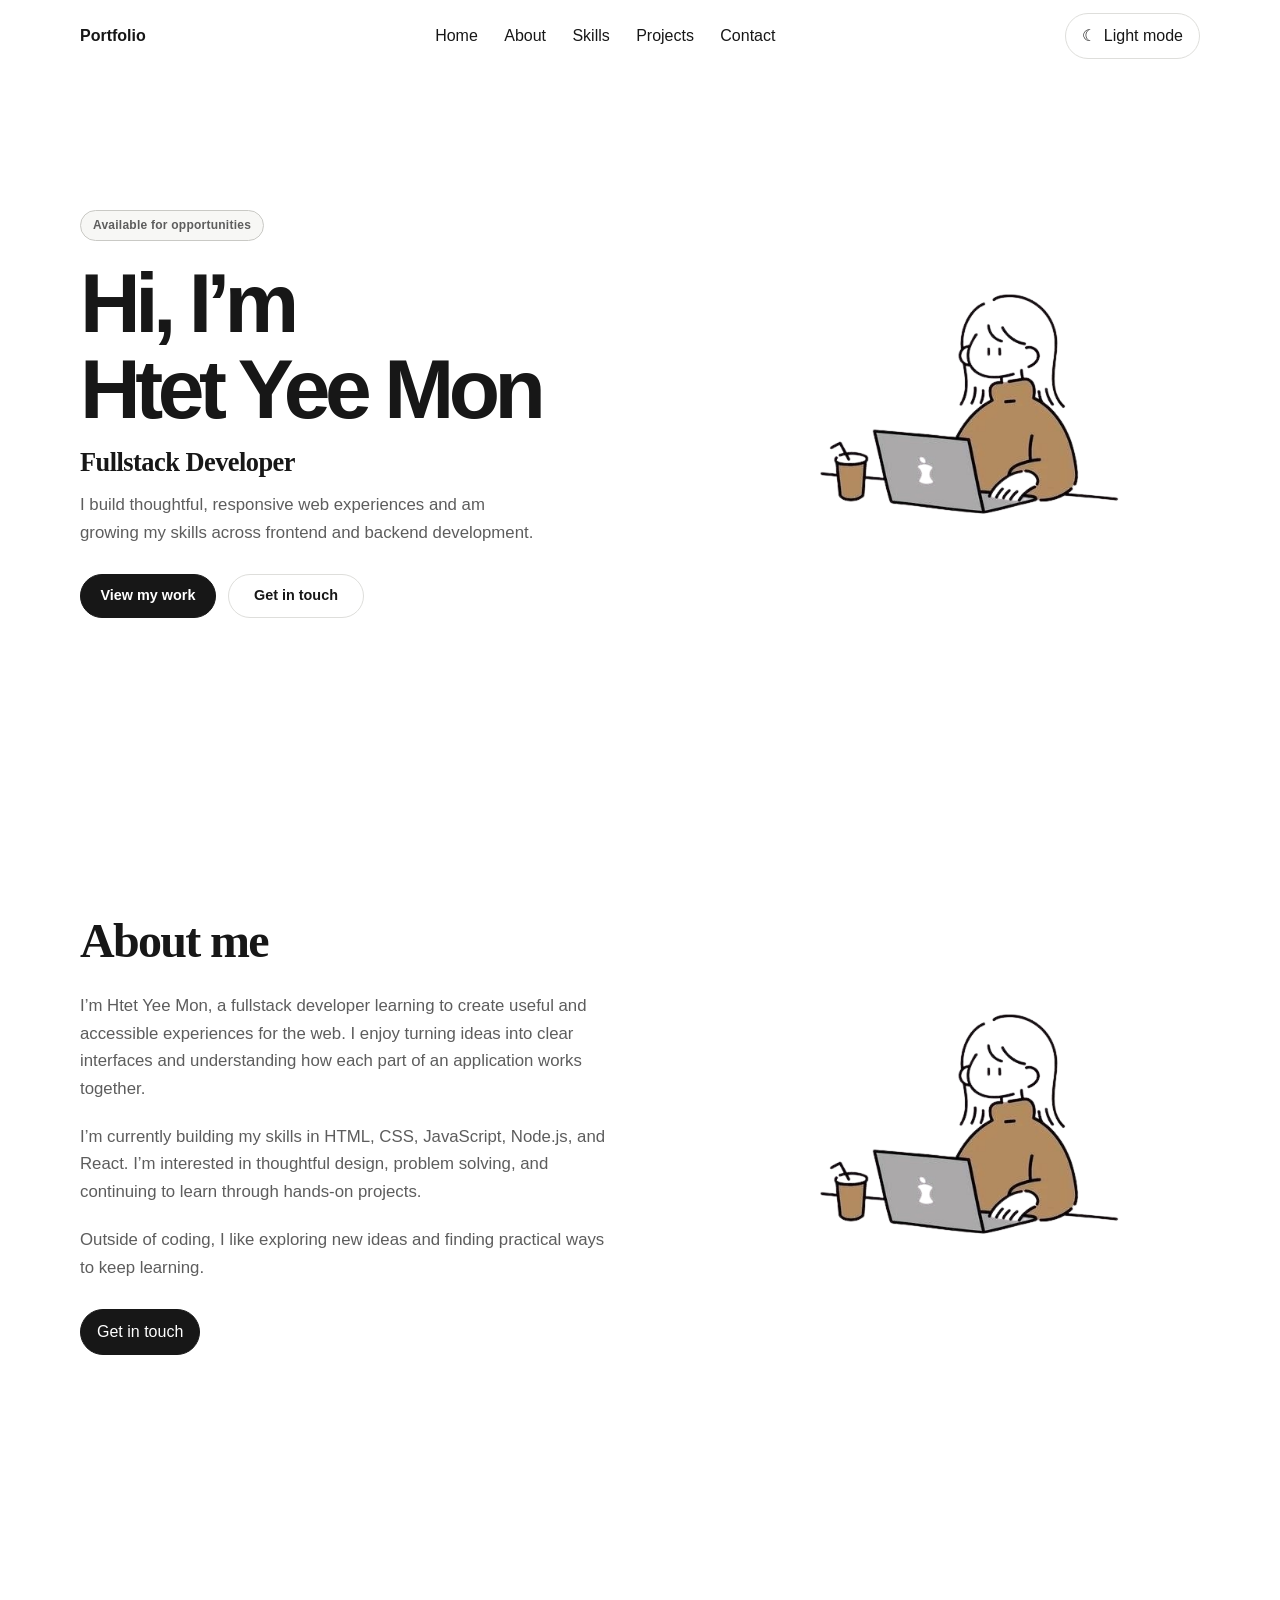
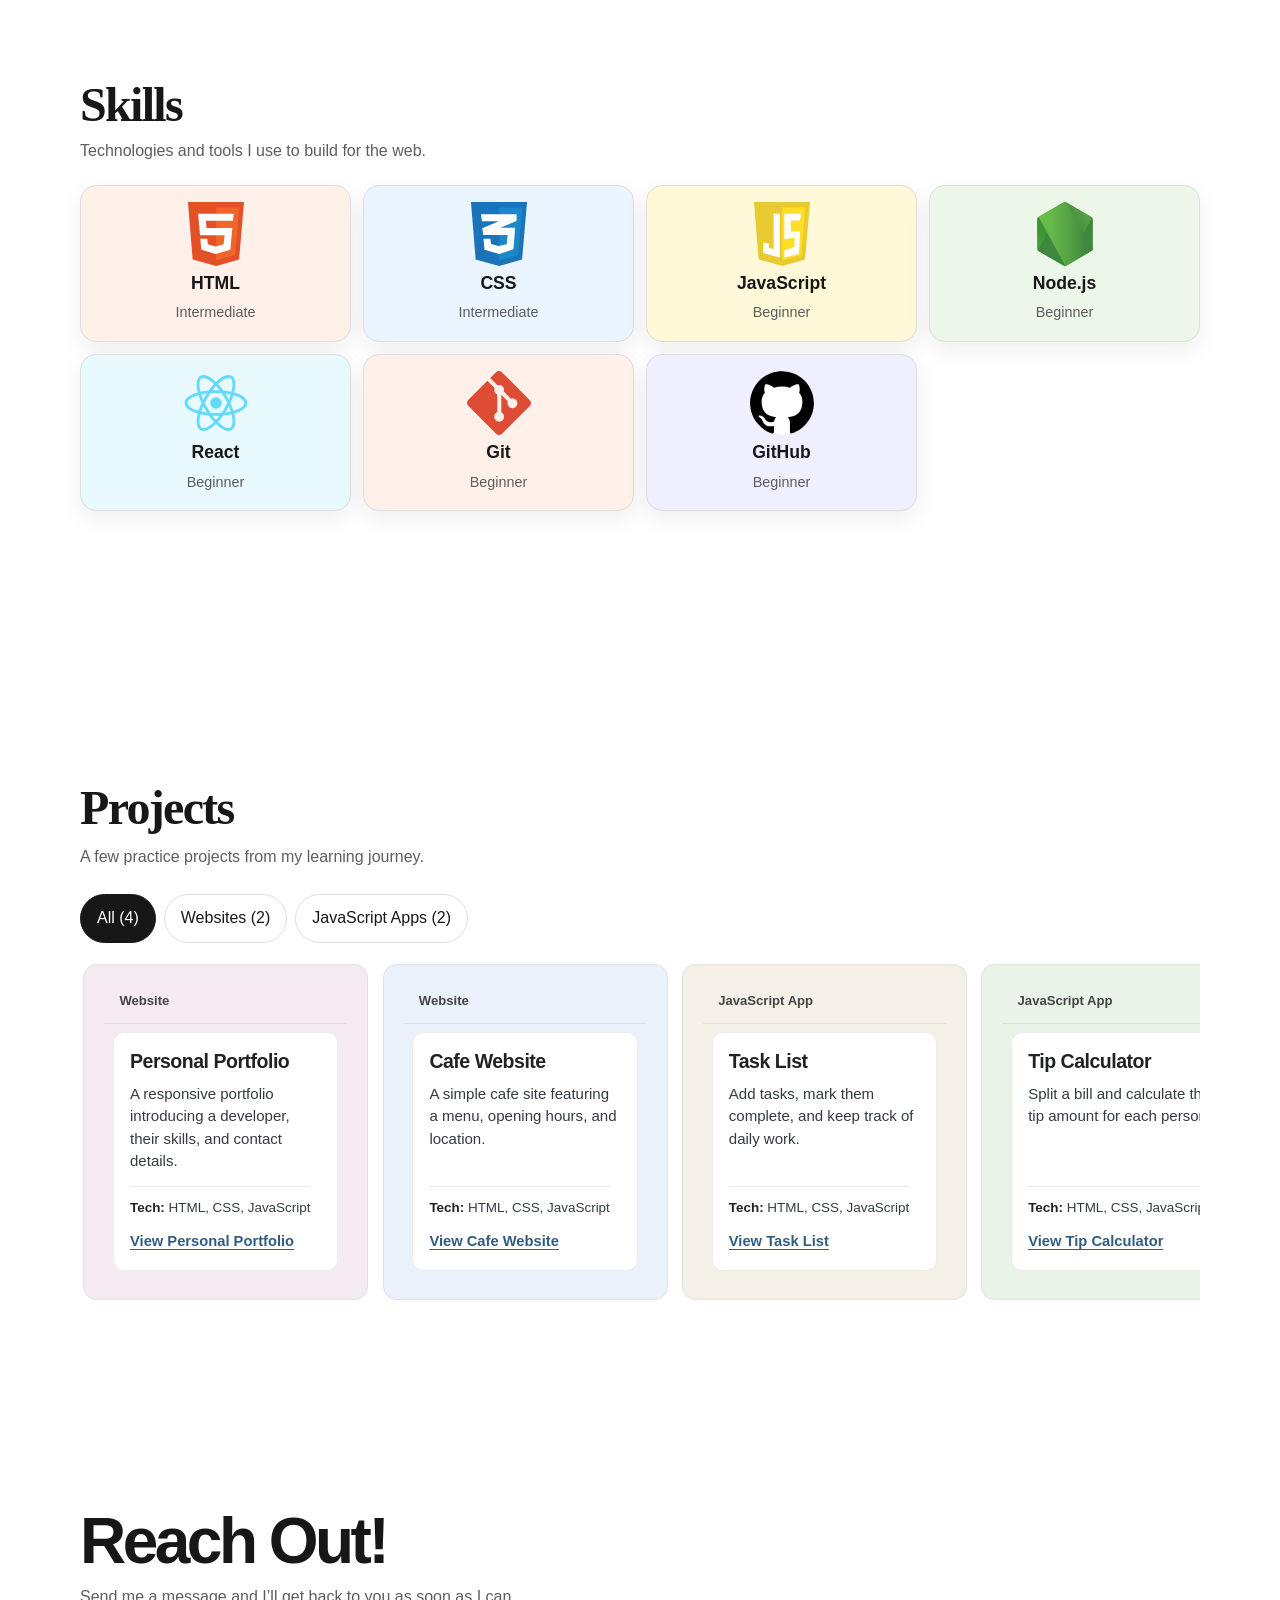
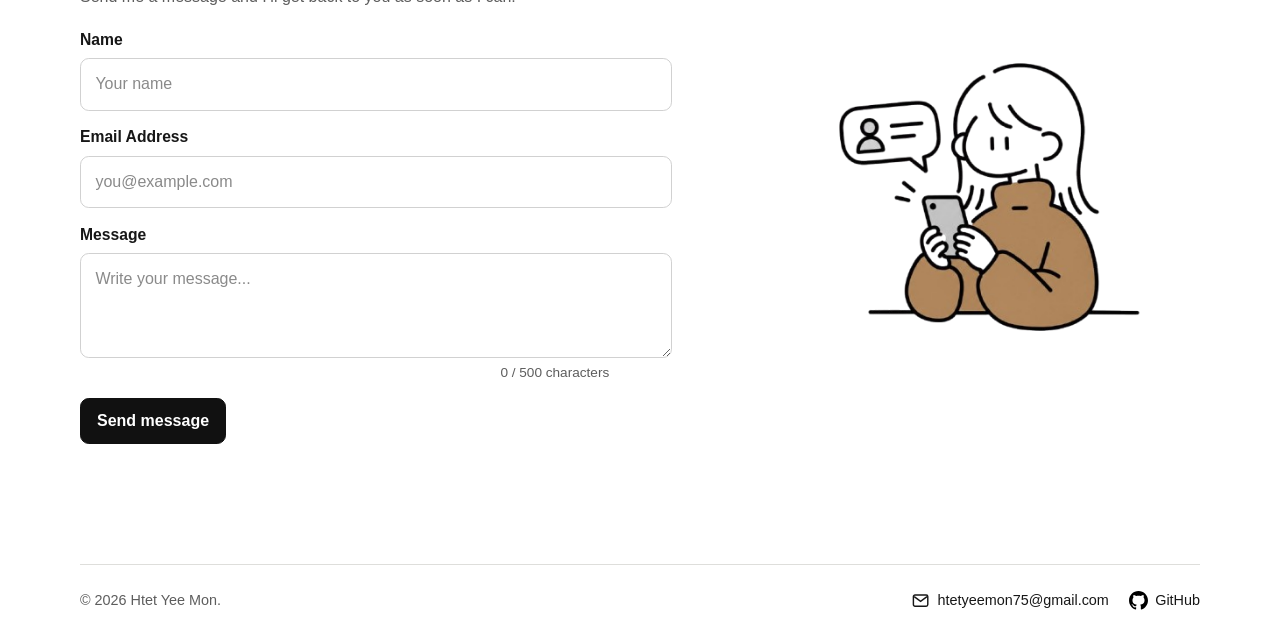
<file: html/index.html>
<!doctype html>
<html lang="en">
  <head>
    <meta charset="utf-8">
    <meta name="viewport" content="width=device-width, initial-scale=1">
    <meta name="description" content="The portfolio of Htet Yee Mon, a fullstack developer.">
    <meta name="theme-color" content="#ffffff">
    <title>Portfolio | Htet Yee Mon</title>
    <link rel="stylesheet" href="../css/base.css">
    <link rel="stylesheet" href="../css/home.css">
    <link rel="stylesheet" href="../css/about.css">
    <link rel="stylesheet" href="../css/skills.css">
    <link rel="stylesheet" href="../css/projects.css">
    <link rel="stylesheet" href="../css/contact.css">
    <script src="../js/main.js" defer></script>
  </head>
  <body>
    <a class="skip-link" href="#main">Skip to content</a>
    <header class="site-header">
      <a class="site-brand" href="#home" aria-label="Portfolio home">Portfolio</a>
      <button class="menu-toggle" type="button" aria-label="Open navigation menu" aria-expanded="false" aria-controls="primary-navigation"><span aria-hidden="true">☰</span></button>
      <nav id="primary-navigation" class="primary-navigation" aria-label="Main navigation">
        <ul>
          <li><a href="#home" aria-current="location">Home</a></li>
          <li><a href="#about">About</a></li>
          <li><a href="#skills">Skills</a></li>
          <li><a href="#projects">Projects</a></li>
          <li><a href="#contact">Contact</a></li>
        </ul>
      </nav>
      <button class="theme-toggle" type="button" aria-label="Switch to dark theme" aria-pressed="false"><span aria-hidden="true">◐</span><span class="theme-toggle-label">Theme</span></button>
    </header>

    <main id="main">
      <section id="home" class="hero section" aria-labelledby="hero-title">
        <div class="hero-content">
          <p class="availability">Available for opportunities</p>
          <h1 id="hero-title">Hi, I’m <span class="hero-name">Htet Yee Mon</span></h1>
          <p class="hero-role">Fullstack Developer</p>
          <p class="hero-intro">I build thoughtful, responsive web experiences and am growing my skills across frontend and backend development.</p>
          <div class="hero-actions"><a class="button button-primary" href="#projects">View my work</a><a class="button button-secondary" href="#contact">Get in touch</a></div>
        </div>
        <figure class="hero-visual"><img src="../assets/images/lightmode-avatar.png" alt="Illustration of Htet Yee Mon working at a computer" width="320" height="320"></figure>
      </section>

      <section id="about" class="about section about-page" aria-labelledby="about-title">
        <div class="about-copy">
          <h2 id="about-title">About me</h2>
          <div class="about-content">
            <p>I’m Htet Yee Mon, a fullstack developer learning to create useful and accessible experiences for the web. I enjoy turning ideas into clear interfaces and understanding how each part of an application works together.</p>
            <p>I’m currently building my skills in HTML, CSS, JavaScript, Node.js, and React. I’m interested in thoughtful design, problem solving, and continuing to learn through hands-on projects.</p>
            <p>Outside of coding, I like exploring new ideas and finding practical ways to keep learning.</p>
            <a class="button button-primary" href="#contact">Get in touch</a>
          </div>
        </div>
        <figure class="about-visual"><img src="../assets/images/lightmode-avatar.png" alt="Illustration of Htet Yee Mon working at a computer" width="320" height="320"></figure>
      </section>

      <section id="skills" class="skills section skills-page" aria-labelledby="skills-title">
        <div class="section-heading">
          <h2 id="skills-title">Skills</h2>
          <p>Technologies and tools I use to build for the web.</p>
        </div>
        <ul class="skills-list" aria-label="Technologies and tools">
          <li class="skill-card"><img src="../assets/images/html.svg" alt="" width="80" height="80"><span class="skill-name">HTML</span><span class="skill-level">Intermediate</span></li>
          <li class="skill-card"><img src="../assets/images/css.svg" alt="" width="80" height="80"><span class="skill-name">CSS</span><span class="skill-level">Intermediate</span></li>
          <li class="skill-card"><img src="../assets/images/js.svg" alt="" width="80" height="80"><span class="skill-name">JavaScript</span><span class="skill-level">Beginner</span></li>
          <li class="skill-card"><img src="../assets/images/nodejs.svg" alt="" width="80" height="80"><span class="skill-name">Node.js</span><span class="skill-level">Beginner</span></li>
          <li class="skill-card"><img src="../assets/images/react.svg" alt="" width="80" height="80"><span class="skill-name">React</span><span class="skill-level">Beginner</span></li>
          <li class="skill-card"><img src="../assets/images/git.svg" alt="" width="80" height="80"><span class="skill-name">Git</span><span class="skill-level">Beginner</span></li>
          <li class="skill-card"><img src="../assets/images/github.svg" alt="" width="80" height="80"><span class="skill-name">GitHub</span><span class="skill-level">Beginner</span></li>
        </ul>
      </section>

      <section id="projects" class="projects section projects-page" aria-labelledby="projects-title">
        <div class="section-heading">
          <h2 id="projects-title">Projects</h2>
          <p>A few practice projects from my learning journey.</p>
        </div>
        <div class="project-filters" role="group" aria-label="Filter projects by category">
          <button type="button" class="filter-button" data-filter="all" data-label="All" aria-pressed="true">All</button>
          <button type="button" class="filter-button" data-filter="websites" data-label="Websites" aria-pressed="false">Websites</button>
          <button type="button" class="filter-button" data-filter="javascript-apps" data-label="JavaScript Apps" aria-pressed="false">JavaScript Apps</button>
        </div>
        <p id="project-filter-status" class="visually-hidden" aria-live="polite" aria-atomic="true"></p>
        <div class="project-carousel">
          <div id="project-list" class="project-grid" role="region" aria-roledescription="carousel" aria-label="Projects" tabindex="0">
          </div>
        </div>
      </section>

      <section id="contact" class="contact section contact-page" aria-labelledby="contact-title">
        <div class="contact-layout">
          <div class="contact-content">
            <div class="section-heading">
              <h2 id="contact-title">Reach Out!</h2>
              <p>Send me a message and I’ll get back to you as soon as I can.</p>
            </div>
            <form id="contact-form" novalidate>
              <div class="form-field"><label for="contact-name">Name</label><input id="contact-name" name="name" type="text" autocomplete="name" placeholder="Your name" required minlength="2" aria-describedby="name-error"><p class="field-error" id="name-error"></p></div>
              <div class="form-field"><label for="contact-email">Email Address</label><input id="contact-email" name="email" type="email" autocomplete="email" placeholder="you@example.com" required aria-describedby="email-error"><p class="field-error" id="email-error"></p></div>
              <div class="form-field"><label for="contact-message">Message</label><textarea id="contact-message" name="message" rows="3" placeholder="Write your message..." required minlength="20" maxlength="500" aria-describedby="message-error message-count"></textarea><p class="field-hint" id="message-count" aria-live="polite" aria-atomic="true">0 / 500 characters</p><p class="field-error" id="message-error"></p></div>
              <button class="button button-primary" type="submit">Send message</button>
              <p id="form-status" class="form-status" role="status" aria-live="polite"></p>
            </form>
          </div>
          <figure class="contact-art"><img src="../assets/images/lightmode-contact.png" alt="Illustration of a person holding a phone" width="480" height="480"></figure>
        </div>
      </section>
    </main>

    <a class="back-to-top" href="#home" aria-label="Back to top" hidden><svg aria-hidden="true" viewBox="0 0 24 24" width="24" height="24" fill="none" stroke="currentColor" stroke-width="2" stroke-linecap="round" stroke-linejoin="round"><path d="M12 19V5M6 11l6-6 6 6"/></svg></a>
    <dialog id="message-confirmation" class="message-dialog" aria-labelledby="message-dialog-title" aria-describedby="message-dialog-text"><h2 id="message-dialog-title">Message not sent</h2><p id="message-dialog-text">Demo only. Your message has not been sent.</p><form method="dialog"><button class="button button-primary" type="submit">Close</button></form></dialog>
    <footer class="site-footer"><p>© <span id="current-year">2026</span> Htet Yee Mon.</p><div class="footer-contact-links"><a href="mailto:htetyeemon75@gmail.com"><svg aria-hidden="true" viewBox="0 0 24 24" width="20" height="20" fill="none" stroke="currentColor" stroke-width="1.8"><rect x="3" y="5" width="18" height="14" rx="2"/><path d="m4 7 8 6 8-6"/></svg>htetyeemon75@gmail.com</a><a href="https://github.com/htetymon" target="_blank" rel="noopener noreferrer"><img src="../assets/images/github.svg" alt="" width="20" height="20">GitHub</a></div></footer>
  </body>
</html>
</file>
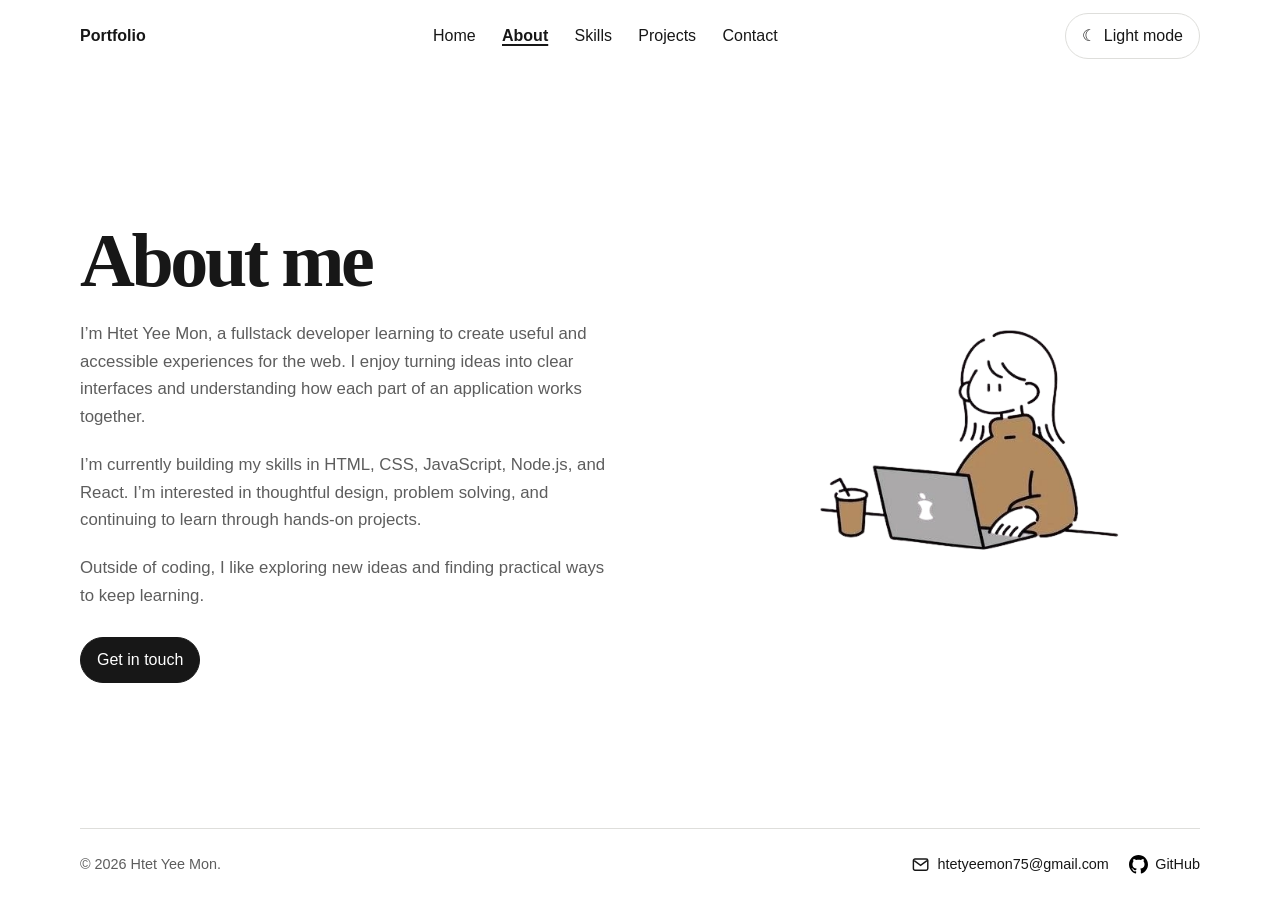
<file: html/about.html>
<!doctype html>
<html lang="en">
  <head><meta charset="utf-8"><meta name="viewport" content="width=device-width, initial-scale=1"><meta name="description" content="Learn about Htet Yee Mon, a fullstack developer."><title>About | Htet Yee Mon</title><link rel="stylesheet" href="../css/base.css"><link rel="stylesheet" href="../css/about.css"><script src="../js/main.js" defer></script></head>
  <body>
    <a class="skip-link" href="#main">Skip to content</a>
    <header class="site-header"><a class="site-brand" href="index.html#home" aria-label="Portfolio home">Portfolio</a><button class="menu-toggle" type="button" aria-label="Open navigation menu" aria-expanded="false" aria-controls="primary-navigation"><span aria-hidden="true">☰</span></button><nav id="primary-navigation" class="primary-navigation" aria-label="Main navigation"><ul><li><a href="index.html#home">Home</a></li><li><a href="index.html#about" aria-current="page">About</a></li><li><a href="index.html#skills">Skills</a></li><li><a href="index.html#projects">Projects</a></li><li><a href="index.html#contact">Contact</a></li></ul></nav><button class="theme-toggle" type="button" aria-label="Switch to dark theme" aria-pressed="false"><span aria-hidden="true">◐</span><span class="theme-toggle-label">Theme</span></button></header>
    <main id="main"><section class="about section about-page" aria-labelledby="about-title"><div class="about-copy"><h1 id="about-title">About me</h1><div class="about-content"><p>I’m Htet Yee Mon, a fullstack developer learning to create useful and accessible experiences for the web. I enjoy turning ideas into clear interfaces and understanding how each part of an application works together.</p><p>I’m currently building my skills in HTML, CSS, JavaScript, Node.js, and React. I’m interested in thoughtful design, problem solving, and continuing to learn through hands-on projects.</p><p>Outside of coding, I like exploring new ideas and finding practical ways to keep learning.</p><a class="button button-primary" href="index.html#contact">Get in touch</a></div></div><figure class="about-visual"><img src="../assets/images/lightmode-avatar.png" alt="Illustration of Htet Yee Mon working at a computer" width="320" height="320"></figure></section></main>
    <footer class="site-footer"><p>© <span id="current-year">2026</span> Htet Yee Mon.</p><div class="footer-contact-links"><a href="mailto:htetyeemon75@gmail.com"><svg aria-hidden="true" viewBox="0 0 24 24" width="20" height="20" fill="none" stroke="currentColor" stroke-width="1.8"><rect x="3" y="5" width="18" height="14" rx="2"/><path d="m4 7 8 6 8-6"/></svg>htetyeemon75@gmail.com</a><a href="https://github.com/htetymon" target="_blank" rel="noopener noreferrer"><img src="../assets/images/github.svg" alt="" width="20" height="20">GitHub</a></div></footer>
    <a class="back-to-top" href="#main" aria-label="Back to top" hidden><svg aria-hidden="true" viewBox="0 0 24 24" width="24" height="24" fill="none" stroke="currentColor" stroke-width="2" stroke-linecap="round" stroke-linejoin="round"><path d="M12 19V5M6 11l6-6 6 6"/></svg></a>
  </body>
</html>
</file>
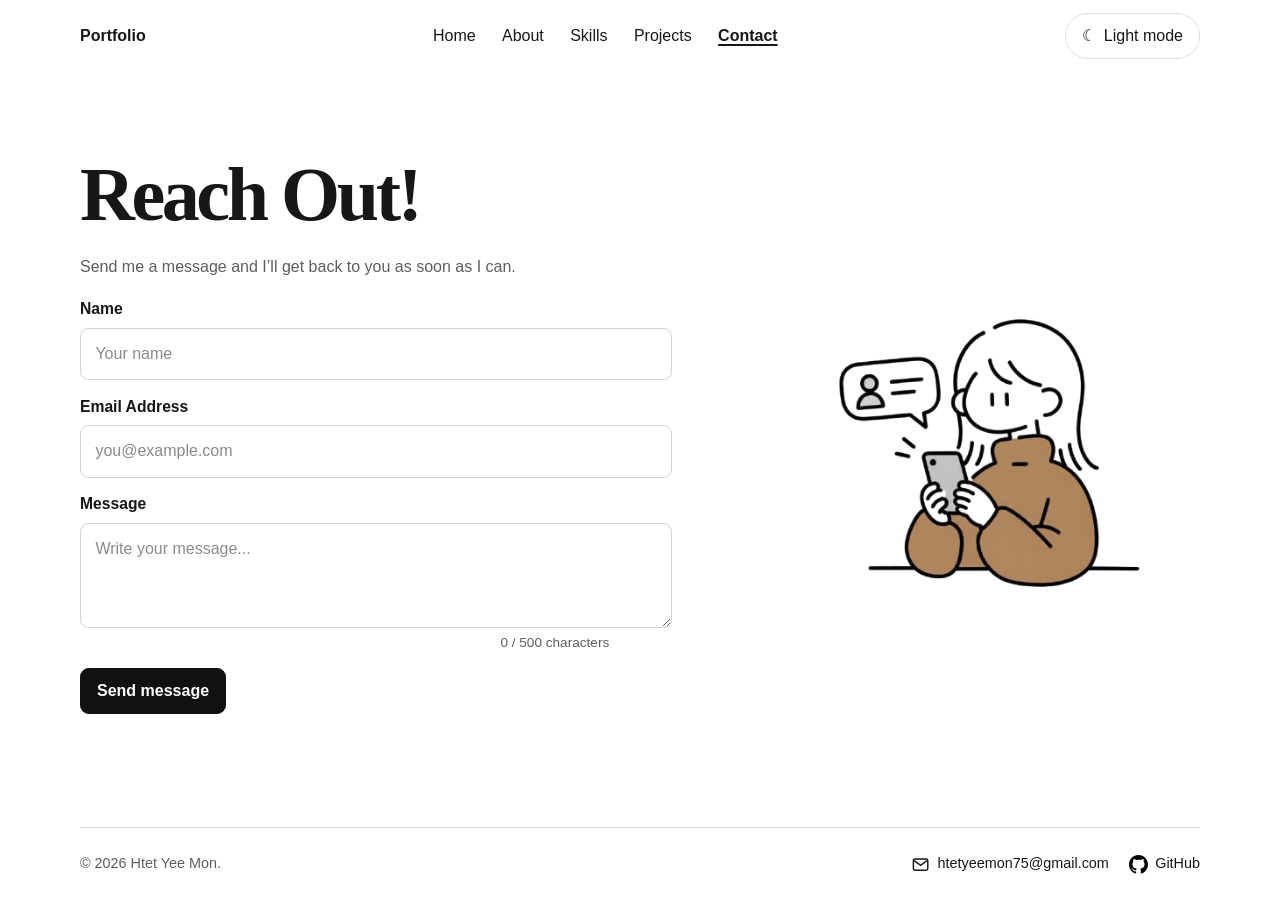
<file: html/contact.html>
<!doctype html>
<html lang="en">
  <head><meta charset="utf-8"><meta name="viewport" content="width=device-width, initial-scale=1"><meta name="description" content="Contact Htet Yee Mon."><title>Contact | Htet Yee Mon</title><link rel="stylesheet" href="../css/base.css"><link rel="stylesheet" href="../css/contact.css"><script src="../js/main.js" defer></script></head>
  <body>
    <a class="skip-link" href="#main">Skip to content</a>
    <header class="site-header"><a class="site-brand" href="index.html#home" aria-label="Portfolio home">Portfolio</a><button class="menu-toggle" type="button" aria-label="Open navigation menu" aria-expanded="false" aria-controls="primary-navigation"><span aria-hidden="true">☰</span></button><nav id="primary-navigation" class="primary-navigation" aria-label="Main navigation"><ul><li><a href="index.html#home">Home</a></li><li><a href="index.html#about">About</a></li><li><a href="index.html#skills">Skills</a></li><li><a href="index.html#projects">Projects</a></li><li><a href="index.html#contact" aria-current="page">Contact</a></li></ul></nav><button class="theme-toggle" type="button" aria-label="Switch to dark theme" aria-pressed="false"><span aria-hidden="true">◐</span><span class="theme-toggle-label">Theme</span></button></header>
    <main id="main"><section class="contact section contact-page" aria-labelledby="contact-title"><div class="contact-layout"><div class="contact-content"><div class="section-heading"><h1 id="contact-title">Reach Out!</h1><p>Send me a message and I’ll get back to you as soon as I can.</p></div><form id="contact-form" novalidate><div class="form-field"><label for="contact-name">Name</label><input id="contact-name" name="name" type="text" autocomplete="name" placeholder="Your name" required minlength="2" aria-describedby="name-error"><p class="field-error" id="name-error"></p></div><div class="form-field"><label for="contact-email">Email Address</label><input id="contact-email" name="email" type="email" autocomplete="email" placeholder="you@example.com" required aria-describedby="email-error"><p class="field-error" id="email-error"></p></div><div class="form-field"><label for="contact-message">Message</label><textarea id="contact-message" name="message" rows="3" placeholder="Write your message..." required minlength="20" maxlength="500" aria-describedby="message-error message-count"></textarea><p class="field-hint" id="message-count" aria-live="polite" aria-atomic="true">0 / 500 characters</p><p class="field-error" id="message-error"></p></div><button class="button button-primary" type="submit">Send message</button><p id="form-status" class="form-status" role="status" aria-live="polite"></p></form></div><figure class="contact-art"><img src="../assets/images/lightmode-contact.png" alt="Illustration of a person holding a phone" width="480" height="480"></figure></div></section></main>
    <dialog id="message-confirmation" class="message-dialog" aria-labelledby="message-dialog-title" aria-describedby="message-dialog-text"><h2 id="message-dialog-title">Message not sent</h2><p id="message-dialog-text">Demo only. Your message has not been sent.</p><form method="dialog"><button class="button button-primary" type="submit">Close</button></form></dialog>
    <footer class="site-footer"><p>© <span id="current-year">2026</span> Htet Yee Mon.</p><div class="footer-contact-links"><a href="mailto:htetyeemon75@gmail.com"><svg aria-hidden="true" viewBox="0 0 24 24" width="20" height="20" fill="none" stroke="currentColor" stroke-width="1.8"><rect x="3" y="5" width="18" height="14" rx="2"/><path d="m4 7 8 6 8-6"/></svg>htetyeemon75@gmail.com</a><a href="https://github.com/htetymon" target="_blank" rel="noopener noreferrer"><img src="../assets/images/github.svg" alt="" width="20" height="20">GitHub</a></div></footer>
    <a class="back-to-top" href="#main" aria-label="Back to top" hidden><svg aria-hidden="true" viewBox="0 0 24 24" width="24" height="24" fill="none" stroke="currentColor" stroke-width="2" stroke-linecap="round" stroke-linejoin="round"><path d="M12 19V5M6 11l6-6 6 6"/></svg></a>
  </body>
</html>
</file>
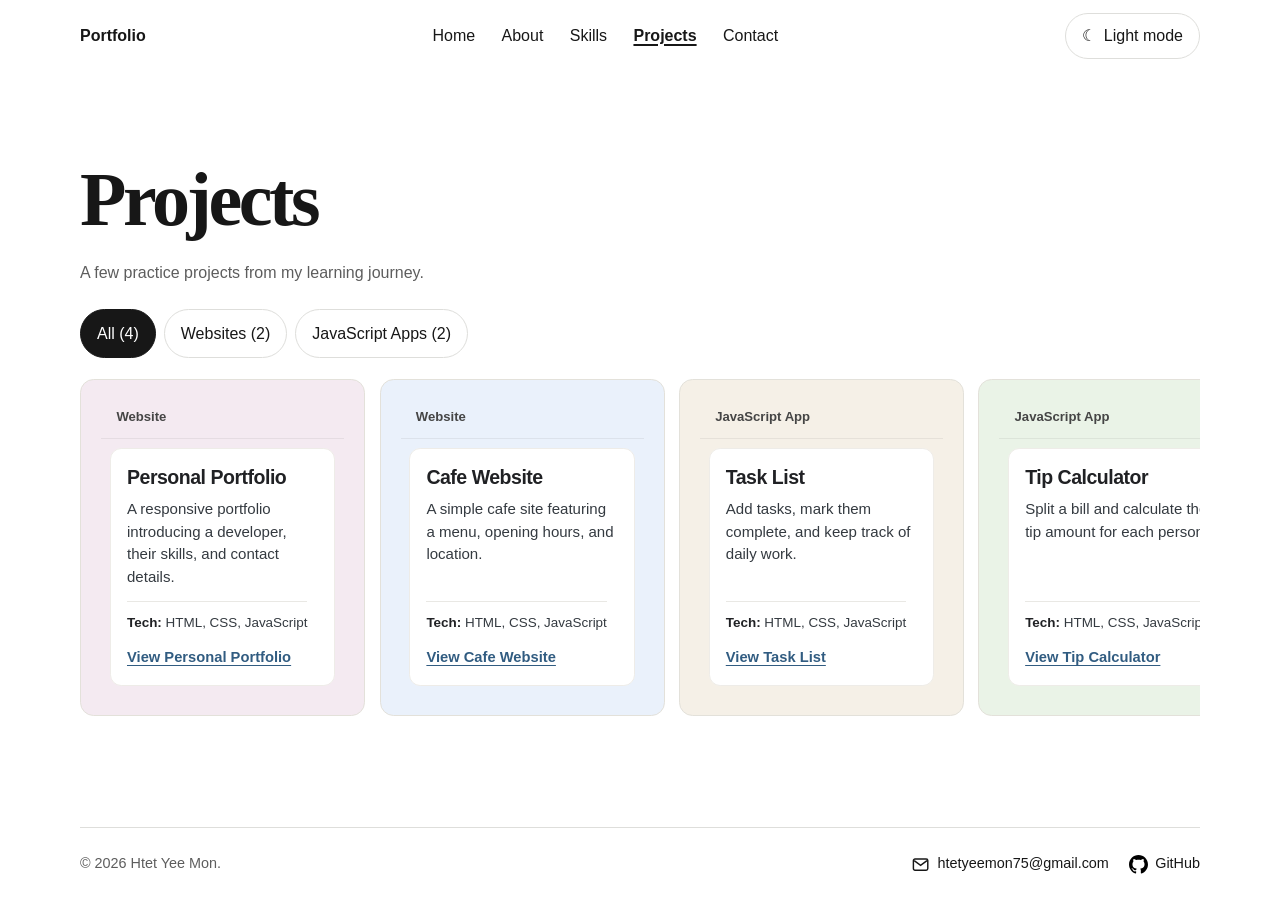
<file: html/projects.html>
<!doctype html>
<html lang="en">
  <head><meta charset="utf-8"><meta name="viewport" content="width=device-width, initial-scale=1"><meta name="description" content="Practice projects and experiments by Htet Yee Mon."><title>Projects | Htet Yee Mon</title><link rel="stylesheet" href="../css/base.css"><link rel="stylesheet" href="../css/projects.css"><script src="../js/main.js" defer></script></head>
  <body>
    <a class="skip-link" href="#main">Skip to content</a>
    <header class="site-header"><a class="site-brand" href="index.html#home" aria-label="Portfolio home">Portfolio</a><button class="menu-toggle" type="button" aria-label="Open navigation menu" aria-expanded="false" aria-controls="primary-navigation"><span aria-hidden="true">☰</span></button><nav id="primary-navigation" class="primary-navigation" aria-label="Main navigation"><ul><li><a href="index.html#home">Home</a></li><li><a href="index.html#about">About</a></li><li><a href="index.html#skills">Skills</a></li><li><a href="index.html#projects" aria-current="page">Projects</a></li><li><a href="index.html#contact">Contact</a></li></ul></nav><button class="theme-toggle" type="button" aria-label="Switch to dark theme" aria-pressed="false"><span aria-hidden="true">◐</span><span class="theme-toggle-label">Theme</span></button></header>
    <main id="main"><section class="projects section projects-page" aria-labelledby="projects-title"><div class="section-heading"><h1 id="projects-title">Projects</h1><p>A few practice projects from my learning journey.</p></div><div class="project-filters" role="group" aria-label="Filter projects by category"><button type="button" class="filter-button" data-filter="all" data-label="All" aria-pressed="true">All</button><button type="button" class="filter-button" data-filter="websites" data-label="Websites" aria-pressed="false">Websites</button><button type="button" class="filter-button" data-filter="javascript-apps" data-label="JavaScript Apps" aria-pressed="false">JavaScript Apps</button></div><p id="project-filter-status" class="visually-hidden" aria-live="polite" aria-atomic="true"></p><div class="project-carousel"><div id="project-list" class="project-grid" role="region" aria-roledescription="carousel" aria-label="Projects" tabindex="0">
    </div></div></section></main>
    <footer class="site-footer"><p>© <span id="current-year">2026</span> Htet Yee Mon.</p><div class="footer-contact-links"><a href="mailto:htetyeemon75@gmail.com"><svg aria-hidden="true" viewBox="0 0 24 24" width="20" height="20" fill="none" stroke="currentColor" stroke-width="1.8"><rect x="3" y="5" width="18" height="14" rx="2"/><path d="m4 7 8 6 8-6"/></svg>htetyeemon75@gmail.com</a><a href="https://github.com/htetymon" target="_blank" rel="noopener noreferrer"><img src="../assets/images/github.svg" alt="" width="20" height="20">GitHub</a></div></footer>
    <a class="back-to-top" href="#main" aria-label="Back to top" hidden><svg aria-hidden="true" viewBox="0 0 24 24" width="24" height="24" fill="none" stroke="currentColor" stroke-width="2" stroke-linecap="round" stroke-linejoin="round"><path d="M12 19V5M6 11l6-6 6 6"/></svg></a>
  </body>
</html>
</file>
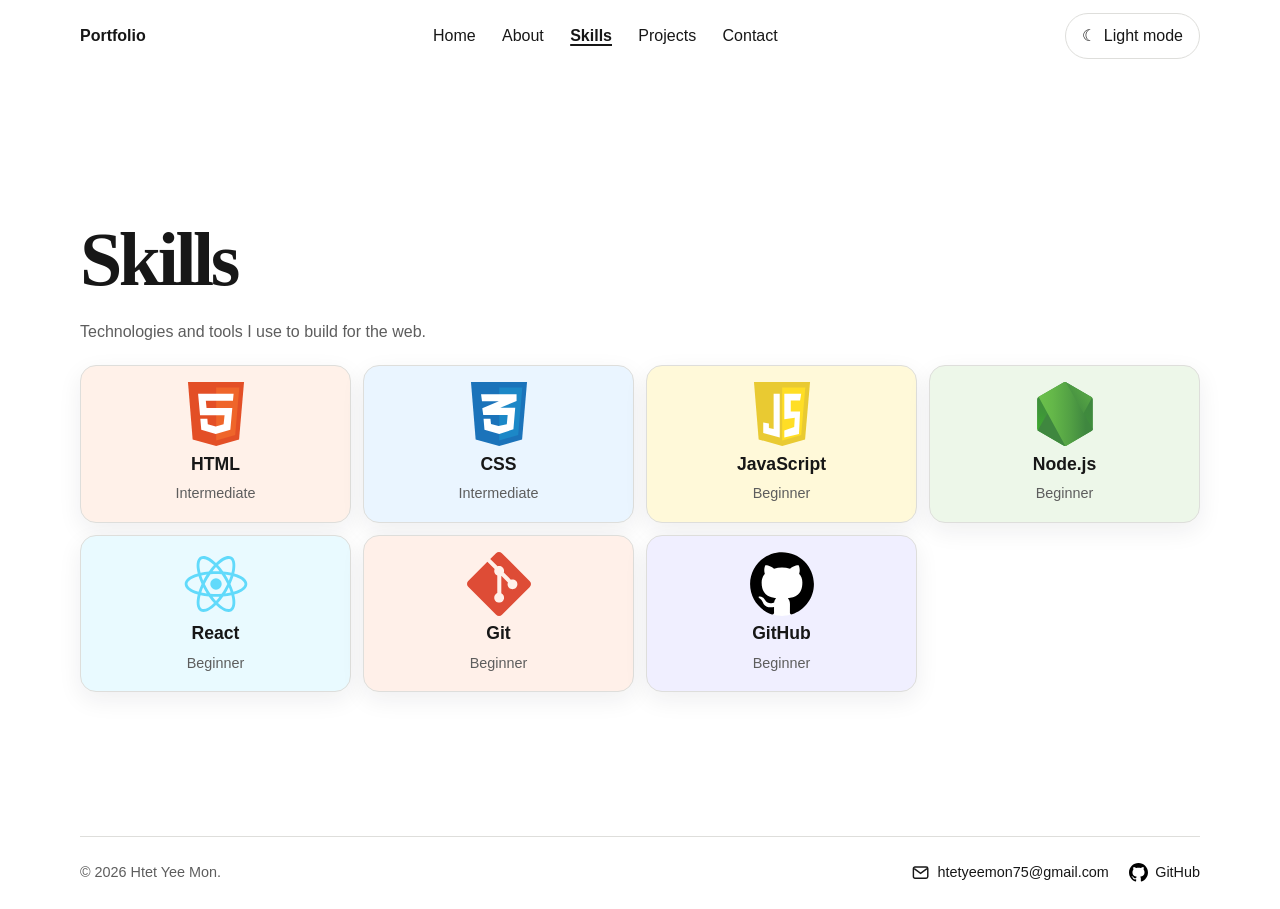
<file: html/skills.html>
<!doctype html>
<html lang="en">
  <head>
    <meta charset="utf-8">
    <meta name="viewport" content="width=device-width, initial-scale=1">
    <meta name="description" content="Technologies Htet Yee Mon is learning and practicing.">
    <title>Skills | Htet Yee Mon</title>
    <link rel="stylesheet" href="../css/base.css">
    <link rel="stylesheet" href="../css/skills.css">
    <script src="../js/main.js" defer></script>
  </head>
  <body>
    <a class="skip-link" href="#main">Skip to content</a>
    <header class="site-header">
      <a class="site-brand" href="index.html#home" aria-label="Portfolio home">Portfolio</a>
      <button class="menu-toggle" type="button" aria-label="Open navigation menu" aria-expanded="false" aria-controls="primary-navigation"><span aria-hidden="true">☰</span></button>
      <nav id="primary-navigation" class="primary-navigation" aria-label="Main navigation">
        <ul>
          <li><a href="index.html#home">Home</a></li>
          <li><a href="index.html#about">About</a></li>
          <li><a href="index.html#skills" aria-current="page">Skills</a></li>
          <li><a href="index.html#projects">Projects</a></li>
          <li><a href="index.html#contact">Contact</a></li>
        </ul>
      </nav>
      <button class="theme-toggle" type="button" aria-label="Switch to dark theme" aria-pressed="false"><span aria-hidden="true">◐</span><span class="theme-toggle-label">Theme</span></button>
    </header>
    <main id="main">
      <section class="skills section skills-page" aria-labelledby="skills-title">
        <div class="section-heading">
          <h1 id="skills-title">Skills</h1>
          <p>Technologies and tools I use to build for the web.</p>
        </div>
        <ul class="skills-list" aria-label="Technologies and tools">
          <li class="skill-card"><img src="../assets/images/html.svg" alt="" width="80" height="80"><span class="skill-name">HTML</span><span class="skill-level">Intermediate</span></li>
          <li class="skill-card"><img src="../assets/images/css.svg" alt="" width="80" height="80"><span class="skill-name">CSS</span><span class="skill-level">Intermediate</span></li>
          <li class="skill-card"><img src="../assets/images/js.svg" alt="" width="80" height="80"><span class="skill-name">JavaScript</span><span class="skill-level">Beginner</span></li>
          <li class="skill-card"><img src="../assets/images/nodejs.svg" alt="" width="80" height="80"><span class="skill-name">Node.js</span><span class="skill-level">Beginner</span></li>
          <li class="skill-card"><img src="../assets/images/react.svg" alt="" width="80" height="80"><span class="skill-name">React</span><span class="skill-level">Beginner</span></li>
          <li class="skill-card"><img src="../assets/images/git.svg" alt="" width="80" height="80"><span class="skill-name">Git</span><span class="skill-level">Beginner</span></li>
          <li class="skill-card"><img src="../assets/images/github.svg" alt="" width="80" height="80"><span class="skill-name">GitHub</span><span class="skill-level">Beginner</span></li>
        </ul>
      </section>
    </main>
    <footer class="site-footer"><p>© <span id="current-year">2026</span> Htet Yee Mon.</p><div class="footer-contact-links"><a href="mailto:htetyeemon75@gmail.com"><svg aria-hidden="true" viewBox="0 0 24 24" width="20" height="20" fill="none" stroke="currentColor" stroke-width="1.8"><rect x="3" y="5" width="18" height="14" rx="2"/><path d="m4 7 8 6 8-6"/></svg>htetyeemon75@gmail.com</a><a href="https://github.com/htetymon" target="_blank" rel="noopener noreferrer"><img src="../assets/images/github.svg" alt="" width="20" height="20">GitHub</a></div></footer>
    <a class="back-to-top" href="#main" aria-label="Back to top" hidden><svg aria-hidden="true" viewBox="0 0 24 24" width="24" height="24" fill="none" stroke="currentColor" stroke-width="2" stroke-linecap="round" stroke-linejoin="round"><path d="M12 19V5M6 11l6-6 6 6"/></svg></a>
  </body>
</html>
</file>
<file: css/base.css>
/* Shared reset, design tokens, typography, and responsive page foundations. */
:root {
  color-scheme: light;
  --color-bg: #fff;
  --color-surface: #f7f7f5;
  --color-text: #171717;
  --color-muted: #5d5d5d;
  --color-border: #dededb;
  --color-accent: #171717;
  --color-accent-text: #fff;
  --color-focus: #2962ff;
  --font-body: Arial, Helvetica, sans-serif;
  --font-display: Georgia, 'Times New Roman', serif;
  --content-width: 1120px;
  --page-gutter: clamp(1.25rem, 5vw, 4rem);
  --radius-sm: 0.5rem;
  --radius-pill: 999px;
  --shadow-soft: 0 2px 16px rgb(0 0 0 / 8%);
}

html[data-theme='dark'] {
  color-scheme: dark;
  --color-bg: #151515;
  --color-surface: #202020;
  --color-text: #f2f2ef;
  --color-muted: #b8b8b3;
  --color-border: #41413d;
  --color-accent: #f2f2ef;
  --color-accent-text: #171717;
  --color-focus: #8ab4f8;
  --shadow-soft: 0 2px 16px rgb(0 0 0 / 28%);
}

body,
.theme-toggle,
.menu-toggle,
.button,
.filter-button,
.form-field input,
.form-field textarea {
  transition: background-color 180ms ease, color 180ms ease, border-color 180ms ease;
}

*,
*::before,
*::after {
  box-sizing: border-box;
}

html {
  min-width: 320px;
  scroll-behavior: smooth;
  scroll-padding-top: 5rem;
}

body {
  display: flex;
  flex-direction: column;
  min-height: 100vh;
  margin: 0;
  background: var(--color-bg);
  color: var(--color-text);
  font-family: var(--font-body);
  font-size: 1rem;
  line-height: 1.65;
  text-rendering: optimizeLegibility;
}

img,
svg {
  display: block;
  max-width: 100%;
}

img {
  height: auto;
}

button,
input,
textarea,
select {
  font: inherit;
}

button,
a {
  -webkit-tap-highlight-color: transparent;
}

a {
  color: inherit;
  text-underline-offset: 0.2em;
}

a:hover {
  text-decoration-thickness: 2px;
}

:focus-visible {
  outline: 3px solid var(--color-focus);
  outline-offset: 3px;
}

h1,
h2,
h3,
p,
figure {
  margin-top: 0;
}

h1,
h2,
h3 {
  color: var(--color-text);
  line-height: 1.15;
}

h1,
h2 {
  font-family: var(--font-display);
}

h1 {
  margin-bottom: 1rem;
  font-size: clamp(2.5rem, 7vw, 4.75rem);
  letter-spacing: -0.045em;
}

h2 {
  margin-bottom: 1rem;
  font-size: clamp(2rem, 5vw, 3rem);
  letter-spacing: -0.035em;
}

h3 {
  font-size: 1.25rem;
}

p {
  max-width: 70ch;
  color: var(--color-muted);
}

ul {
  padding-left: 1.25rem;
}

.visually-hidden {
  position: absolute;
  width: 1px;
  height: 1px;
  padding: 0;
  overflow: hidden;
  clip: rect(0, 0, 0, 0);
  white-space: nowrap;
  border: 0;
}

.skip-link {
  position: fixed;
  z-index: 10;
  top: 0.75rem;
  left: 0.75rem;
  padding: 0.65rem 1rem;
  transform: translateY(-160%);
  border-radius: var(--radius-sm);
  background: var(--color-accent);
  color: var(--color-accent-text);
}

.skip-link:focus {
  transform: translateY(0);
}

.site-header,
main,
.site-footer {
  width: min(100% - (2 * var(--page-gutter)), var(--content-width));
  margin-inline: auto;
}

main {
  flex: 1 0 auto;
}

.site-header {
  position: sticky;
  z-index: 20;
  top: 0;
  display: flex;
  min-height: 4.5rem;
  align-items: center;
  justify-content: space-between;
  gap: 1rem;
  background: var(--color-bg);
}

.site-brand {
  flex: 0 0 auto;
  color: var(--color-text);
  font-weight: 700;
  text-decoration: none;
}

.primary-navigation ul,
.social-links {
  display: flex;
  flex-wrap: wrap;
  align-items: center;
  gap: 0.5rem 1.25rem;
  margin: 0;
  padding: 0;
  list-style: none;
}

.primary-navigation {
  order: 2;
}

.primary-navigation a {
  display: inline-block;
  padding: 0.45rem 0.2rem;
  text-decoration: none;
}

.primary-navigation a[aria-current='page'] {
  font-weight: 700;
  text-decoration: underline;
  text-decoration-thickness: 2px;
}

.menu-toggle {
  display: none;
}

.theme-toggle,
.menu-toggle,
.button,
.filter-button {
  min-height: 2.75rem;
  border: 1px solid var(--color-border);
  border-radius: var(--radius-pill);
  background: var(--color-bg);
  color: var(--color-text);
  cursor: pointer;
}

.theme-toggle,
.button,
.filter-button {
  display: inline-flex;
  align-items: center;
  justify-content: center;
  gap: 0.5rem;
  padding: 0.55rem 1rem;
  text-decoration: none;
}

.theme-toggle {
  order: 3;
}

.theme-toggle:hover,
.filter-button:hover,
.button-secondary:hover {
  background: var(--color-surface);
}

.section {
  padding-block: clamp(3.5rem, 9vw, 7rem);
}

.section-heading {
  margin-bottom: 2rem;
}

.eyebrow,
.availability {
  margin-bottom: 0.6rem;
  color: var(--color-muted);
  font-size: 0.875rem;
  font-weight: 700;
  letter-spacing: 0.04em;
  text-transform: uppercase;
}

.hero {
  display: grid;
  min-height: min(72vh, 720px);
  grid-template-columns: minmax(0, 1.1fr) minmax(220px, 0.9fr);
  align-items: center;
  gap: clamp(2rem, 7vw, 6rem);
}

.hero-role {
  margin-bottom: 1rem;
  color: var(--color-text);
  font-family: var(--font-display);
  font-size: clamp(1.5rem, 3vw, 2rem);
  font-weight: 700;
}

.hero-intro {
  max-width: 52ch;
}

.hero-actions {
  display: flex;
  flex-wrap: wrap;
  gap: 0.75rem;
  margin-top: 1.5rem;
}

.button-primary {
  border-color: var(--color-accent);
  background: var(--color-accent);
  color: var(--color-accent-text);
}

.button-primary:hover {
  opacity: 0.82;
}

.hero-visual {
  display: grid;
  min-height: 240px;
  place-items: center;
}

.hero-visual img {
  width: min(100%, 360px);
  aspect-ratio: 1;
  border-radius: 1.25rem;
  object-fit: cover;
}

.about-content {
  max-width: 72ch;
}

.skills-list {
  display: grid;
  grid-template-columns: repeat(auto-fit, minmax(min(100%, 190px), 1fr));
  gap: 0.75rem;
  margin: 0;
  padding: 0;
  list-style: none;
}

.skills-list li,
.project-card,
.contact-links {
  padding: 1.25rem;
  border: 1px solid var(--color-border);
  border-radius: var(--radius-sm);
  background: var(--color-surface);
}

.skills-list li {
  display: flex;
  align-items: center;
  justify-content: space-between;
  gap: 1rem;
}

.skill-level {
  color: var(--color-muted);
  font-size: 0.875rem;
}

.project-filters {
  display: flex;
  flex-wrap: wrap;
  gap: 0.5rem;
  margin-bottom: 1rem;
}

.filter-button[aria-pressed='true'] {
  border-color: var(--color-accent);
  background: var(--color-accent);
  color: var(--color-accent-text);
}

.project-grid {
  display: grid;
  grid-template-columns: repeat(auto-fit, minmax(min(100%, 250px), 1fr));
  gap: 1rem;
}

.contact-layout {
  display: grid;
  grid-template-columns: minmax(0, 1.4fr) minmax(220px, 0.8fr);
  align-items: start;
  gap: clamp(2rem, 6vw, 5rem);
}

.form-field {
  margin-bottom: 1.25rem;
}

.form-field label {
  display: block;
  margin-bottom: 0.4rem;
  color: var(--color-text);
  font-weight: 700;
}

.form-field input,
.form-field textarea {
  display: block;
  width: 100%;
  min-height: 2.8rem;
  padding: 0.7rem 0.8rem;
  border: 1px solid var(--color-border);
  border-radius: var(--radius-sm);
  background: var(--color-bg);
  color: var(--color-text);
}

.form-field textarea {
  resize: vertical;
}

.field-error {
  margin: 0.35rem 0 0;
  color: #b42318;
  font-size: 0.9rem;
}

.field-hint {
  margin: 0.35rem 0 0;
  font-size: 0.9rem;
}

.social-links {
  margin-top: 1rem;
}

.site-footer {
  display: flex;
  flex-wrap: wrap;
  align-items: center;
  justify-content: space-between;
  gap: 0.5rem 1rem;
  padding-block: 1.5rem;
  border-top: 1px solid var(--color-border);
  margin-top: auto;
}

.site-footer p {
  margin: 0;
  font-size: 0.9rem;
}

.footer-contact-links {
  display: flex;
  flex-wrap: wrap;
  align-items: center;
  gap: 0.75rem 1.25rem;
}

.footer-contact-links a {
  display: inline-flex;
  align-items: center;
  gap: 0.45rem;
  color: var(--color-text);
  font-size: 0.9rem;
  text-decoration: none;
}

.footer-contact-links a:hover {
  text-decoration: underline;
  text-underline-offset: 0.2em;
}

.footer-contact-links img,
.footer-contact-links svg {
  width: 1.2rem;
  height: 1.2rem;
  flex: 0 0 auto;
}

.back-to-top {
  position: fixed;
  z-index: 15;
  right: clamp(1rem, 3vw, 2rem);
  bottom: calc(1rem + env(safe-area-inset-bottom, 0px));
  display: grid;
  width: 3.25rem;
  height: 3.25rem;
  place-items: center;
  border: 1px solid var(--color-border);
  border-radius: 50%;
  background: var(--color-accent);
  color: var(--color-accent-text);
  box-shadow: var(--shadow-soft);
  text-decoration: none;
  transition: transform 180ms ease, background-color 180ms ease, color 180ms ease;
}

.back-to-top[hidden] {
  display: none;
}

.back-to-top:hover {
  transform: translateY(-3px);
}

html[data-theme='dark'] .projects-page .project-card {
  border-color: var(--color-border);
  background: var(--color-surface);
}

html[data-theme='dark'] .projects-page .project-card:nth-child(2),
html[data-theme='dark'] .projects-page .project-card:nth-child(3),
html[data-theme='dark'] .projects-page .project-card:nth-child(4) {
  background: var(--color-surface);
}

html[data-theme='dark'] .projects-page .project-card-content {
  border-color: var(--color-border);
  background: #292929;
}

html[data-theme='dark'] .projects-page .project-category,
html[data-theme='dark'] .projects-page .project-card h3,
html[data-theme='dark'] .projects-page .project-card-content > p:not(.project-technologies),
html[data-theme='dark'] .projects-page .project-card .project-technologies,
html[data-theme='dark'] .projects-page .project-technologies strong {
  color: var(--color-text);
}

html[data-theme='dark'] .projects-page .project-card .project-technologies,
html[data-theme='dark'] .projects-page .project-category {
  border-color: var(--color-border);
}

html[data-theme='dark'] .projects-page .project-card a {
  color: #a9ceff;
}

html[data-theme='dark'] .skills-list .skill-card {
  border-color: var(--color-border);
  background: var(--color-surface);
}

html[data-theme='dark'] .contact-page .form-field input,
html[data-theme='dark'] .contact-page .form-field textarea {
  border-color: var(--color-border);
}

html[data-theme='dark'] .contact-page form > .button {
  border-color: var(--color-accent);
  background: var(--color-accent);
  color: var(--color-accent-text);
}

@media (max-width: 760px) {
  .site-header {
    position: sticky;
    flex-wrap: wrap;
    padding-block: 0.75rem;
  }

  .menu-toggle {
    display: inline-grid;
    width: 2.75rem;
    place-items: center;
    order: 1;
    padding: 0;
  }

  .site-brand {
    display: none;
  }

  .theme-toggle {
    order: 3;
  }

  .site-header .primary-navigation {
    display: none;
    flex-basis: 100%;
    order: 2;
  }

  .site-header .primary-navigation[data-open='true'] {
    display: block;
  }

  .primary-navigation ul {
    align-items: stretch;
    flex-direction: column;
    gap: 0.15rem;
    padding: 0.5rem 0;
  }

  .hero {
    min-height: auto;
    grid-template-columns: 1fr;
  }

  .hero-visual {
    grid-row: 1;
  }

  .hero-visual img {
    width: min(70vw, 300px);
  }

  .contact-layout {
    grid-template-columns: 1fr;
  }
}

@media (prefers-reduced-motion: reduce) {
  *,
  *::before,
  *::after {
    scroll-behavior: auto !important;
    animation-duration: 0.01ms !important;
    animation-iteration-count: 1 !important;
    transition-duration: 0.01ms !important;
  }
}
</file>
<file: css/home.css>
/* Home page presentation */
.hero {
  position: relative;
  min-height: min(76vh, 760px);
  padding-block: clamp(3.5rem, 9vw, 7rem);
}

.hero-content {
  position: relative;
  z-index: 1;
  max-width: 650px;
}

.hero .availability {
  display: inline-flex;
  align-items: center;
  gap: 0.5rem;
  margin-bottom: 1.25rem;
  padding: 0.3rem 0.75rem;
  border: 1px solid #c9c9c5;
  border-radius: var(--radius-pill);
  background: var(--color-surface);
  font-size: 0.75rem;
  letter-spacing: 0.02em;
  text-transform: none;
}

.hero h1 {
  max-width: none;
  margin-bottom: 0.75rem;
  font-family: var(--font-body);
  font-size: clamp(3rem, 7.5vw, 5.25rem);
  font-weight: 600;
  letter-spacing: -0.065em;
  line-height: 1.02;
}

.hero-name {
  white-space: nowrap;
}

.hero-role {
  margin-bottom: 0.75rem;
  font-family: var(--font-display);
  color: var(--color-text);
  font-size: clamp(1.35rem, 2.4vw, 1.65rem);
  font-weight: 700;
  letter-spacing: -0.02em;
  line-height: 1.3;
}

.hero-intro {
  max-width: 50ch;
  font-size: 1.05rem;
}

.hero-actions {
  margin-top: 1.75rem;
}


.hero-actions .button {
  min-width: 8.5rem;
  font-size: 0.9rem;
  font-weight: 700;
}

.hero-visual {
  position: relative;
  z-index: 0;
  margin: 0;
}

.hero-visual img {
  width: min(100%, 390px);
  border-radius: 0;
  object-fit: contain;
}

@media (max-width: 900px) {
  .hero {
    min-height: auto;
    gap: 1.5rem;
    padding-top: 2rem;
  }

  .hero-visual {
    grid-row: auto;
  }

  .hero-visual img {
    width: min(72vw, 300px);
  }
}

@media (max-width: 760px) {
  .hero-visual {
    grid-row: 1;
  }

  .hero-content {
    grid-row: 2;
  }
}

@media (max-width: 400px) {
  .hero h1 {
    font-size: clamp(2.25rem, 10vw, 3rem);
  }
}
</file>
<file: css/about.css>
/* About page layout and avatar presentation */
.about-page {
  min-height: calc(100svh - 9rem);
  box-sizing: border-box;
  display: grid;
  grid-template-columns: minmax(0, 1.1fr) minmax(220px, 0.9fr);
  align-items: center;
  gap: clamp(2rem, 7vw, 6rem);
  padding-block: 2rem;
}

.about-copy h2 {
  margin-bottom: 1.5rem;
}

.about-content p {
  max-width: 58ch;
  margin-bottom: 1.25rem;
  font-size: 1.05rem;
}

.about-content .button {
  margin-top: 0.5rem;
}

.about-visual {
  display: grid;
  margin: 0;
  place-items: center;
}

.about-visual img {
  width: min(100%, 390px);
  aspect-ratio: 1;
  object-fit: contain;
}

@media (max-width: 900px) {
  .about-page {
    min-height: auto;
    grid-template-columns: 1fr;
    padding-block: 3rem;
  }

  .about-copy {
    grid-row: 2;
  }

  .about-visual {
    grid-row: 1;
  }

  .about-visual img {
    width: min(72vw, 300px);
  }
}
</file>
<file: css/skills.css>
/* Skill logos and captions */
.skills-page {
  min-height: calc(100svh - 8.5rem);
  display: flex;
  flex-direction: column;
  justify-content: center;
  padding-block: 1.25rem;
}

.skills-page .section-heading {
  margin-bottom: 1.25rem;
}

.skills-page .section-heading h2 {
  margin-bottom: 0.4rem;
}

.skills-page .section-heading p:last-child {
  margin-bottom: 0;
}

.skills-list {
  grid-template-columns: repeat(4, minmax(0, 1fr));
  gap: 0.75rem;
}

.skills-list .skill-card {
  min-height: 155px;
  flex-direction: column;
  justify-content: center;
  gap: 0.4rem;
  padding: 1rem 0.75rem;
  border-color: var(--color-border);
  border-radius: 1rem;
  box-shadow: 0 8px 24px rgb(25 30 40 / 7%);
  text-align: center;
  transition: transform 180ms ease, box-shadow 180ms ease;
}

.skill-card:nth-child(1) {
  background: #fff1e9;
}

.skill-card:nth-child(2) {
  background: #eaf5ff;
}

.skill-card:nth-child(3) {
  background: #fff9d9;
}

.skill-card:nth-child(4) {
  background: #edf7e9;
}

.skill-card:nth-child(5) {
  background: #e9faff;
}

.skill-card:nth-child(6) {
  background: #fff0e9;
}

.skill-card:nth-child(7) {
  background: #f0efff;
}

.skill-card:hover {
  transform: translateY(-4px);
  box-shadow: 0 14px 30px rgb(25 30 40 / 12%);
}

.skill-card svg,
.skill-card img {
  width: clamp(3rem, 5vw, 4rem);
  height: clamp(3rem, 5vw, 4rem);
}

.skill-name {
  color: var(--color-text);
  font-size: 1.1rem;
  font-weight: 700;
  line-height: 1.3;
}

.skills-list .skill-level {
  font-size: 0.9rem;
}

@media (max-width: 760px) {
  .skills-page {
    min-height: auto;
    padding-block: 1.25rem;
  }

  .skills-list {
    grid-template-columns: repeat(3, minmax(0, 1fr));
  }
}

@media (max-width: 480px) {
  .skills-list {
    grid-template-columns: repeat(2, minmax(0, 1fr));
  }

  .skills-list .skill-card {
    min-height: 112px;
    gap: 0.25rem;
    padding: 0.65rem 0.5rem;
  }

  .skill-card svg,
  .skill-card img {
    width: 2.75rem;
    height: 2.75rem;
  }

  .skill-name {
    font-size: 1rem;
  }
}
</file>
<file: css/projects.css>
/* Compact, horizontal project carousel */
.projects-page {
  display: flex;
  min-height: calc(100svh - 10rem);
  flex-direction: column;
  justify-content: center;
  padding-block: 1rem;
}

.projects-page .section-heading {
  max-width: 680px;
  margin-bottom: 1rem;
}

.projects-page .section-heading h2 {
  margin-bottom: 0.6rem;
}

.projects-page .section-heading p:last-child {
  margin-bottom: 0.25rem;
  padding-bottom: 0.2rem;
}

.projects-page .project-filters {
  display: flex;
  flex-wrap: wrap;
  gap: 0.5rem;
  margin-bottom: 0.75rem;
  padding-bottom: 0.2rem;
}

.projects-page .project-filters .filter-button {
  padding-block: 0.65rem;
}

.project-carousel {
  display: flex;
  min-width: 0;
  align-items: center;
  gap: 0.6rem;
}

.projects-page .project-grid {
  display: flex;
  min-width: 0;
  flex: 1 1 auto;
  gap: 0.9rem;
  overflow-x: auto;
  overscroll-behavior-x: contain;
  padding: 0.35rem 0.2rem 0.75rem;
  scroll-behavior: smooth;
  scroll-snap-type: x mandatory;
  scrollbar-color: var(--color-border) transparent;
  scrollbar-width: thin;
  -webkit-overflow-scrolling: touch;
}

.projects-page .project-grid:focus-visible {
  border-radius: 0.75rem;
}

.projects-page .project-card {
  display: flex;
  flex: 0 0 clamp(245px, 26vw, 285px);
  min-height: 225px;
  flex-direction: column;
  overflow: hidden;
  border: 1px solid #e3e1da;
  border-radius: 0.85rem;
  background: #f4eaf1;
  scroll-snap-align: start;
}

.projects-page .project-card[hidden] {
  display: none;
}

.projects-page .project-card:nth-child(2) {
  background: #eaf1fb;
}

.projects-page .project-card:nth-child(3) {
  background: #f5f0e7;
}

.projects-page .project-card:nth-child(4) {
  background: #eaf3e7;
}

.projects-page .project-category {
  margin: 0;
  padding: 0.35rem 0.95rem 0.65rem;
  border-bottom: 1px solid rgb(35 35 35 / 7%);
  color: #454545;
  font-family: 'Segoe UI', Arial, sans-serif;
  font-size: 0.82rem;
  font-weight: 700;
}

.projects-page .project-card-content {
  display: flex;
  flex: 1;
  flex-direction: column;
  align-items: flex-start;
  margin: 0.55rem;
  padding: 1rem;
  border: 1px solid #eeece8;
  border-radius: 0.7rem;
  background: #fff;
}

.projects-page .project-card h3 {
  margin-bottom: 0.5rem;
  color: #202124;
  font-family: 'Segoe UI', Arial, sans-serif;
  font-size: 1.22rem;
  font-weight: 700;
  letter-spacing: -0.025em;
  line-height: 1.3;
}

.projects-page .project-card-content > p:not(.project-technologies) {
  margin-bottom: 0.8rem;
  color: #343a40;
  font-family: 'Segoe UI', Arial, sans-serif;
  font-size: 0.94rem;
  line-height: 1.5;
}

.projects-page .project-card .project-technologies {
  margin-top: auto;
  margin-bottom: 0.75rem;
  padding-top: 0.7rem;
  border-top: 1px solid #e9e8e4;
  color: #343a40;
  font-family: 'Segoe UI', Arial, sans-serif;
  font-size: 0.84rem;
  line-height: 1.45;
}

.projects-page .project-technologies strong {
  color: #202124;
  font-weight: 700;
}

.projects-page .project-card a {
  color: #315c81;
  font-family: 'Segoe UI', Arial, sans-serif;
  font-size: 0.92rem;
  font-weight: 700;
  text-decoration-line: underline;
  text-decoration-thickness: 1px;
  text-underline-offset: 0.2em;
}

.projects-page .project-card a:hover {
  text-decoration-thickness: 2px;
}

@media (max-width: 760px) {
  .projects-page {
    min-height: auto;
    padding-block: 0.75rem;
  }

  .projects-page .project-card {
    flex-basis: min(82vw, 270px);
    min-height: 215px;
  }

}

@media (max-width: 420px) {
  .projects-page .project-card {
    flex-basis: min(74vw, 250px);
    min-height: 205px;
  }
}
</file>
<file: css/contact.css>
/* Contact page inspired by the supplied two-column reference */
.contact-page {
  display: flex;
  min-height: calc(100svh - 9.5rem);
  align-items: center;
  padding-block: 1.25rem;
}

.contact-page .contact-layout {
  display: grid;
  width: 100%;
  grid-template-columns: minmax(0, 1.15fr) minmax(260px, 0.85fr);
  align-items: center;
  gap: clamp(2rem, 7vw, 6rem);
}

.contact-page .contact-art {
  grid-column: 2;
  grid-row: 1;
  display: grid;
  margin: 0;
  place-items: center;
}

.contact-page .contact-art picture {
  display: block;
  width: min(100%, 430px);
}

.contact-page .contact-art img {
  width: 100%;
  aspect-ratio: 1;
  object-fit: contain;
}

.contact-page .contact-content {
  grid-column: 1;
  grid-row: 1;
  min-width: 0;
}

.contact-page .section-heading {
  margin-bottom: 1rem;
}

.contact-page .section-heading .eyebrow {
  margin-bottom: 0.8rem;
  color: var(--color-text);
  font-size: 1rem;
  letter-spacing: 0;
  text-transform: none;
}

.contact-page .section-heading h2 {
  margin-bottom: 0.55rem;
  font-family: var(--font-body);
  font-size: clamp(2.75rem, 5vw, 4rem);
  font-weight: 700;
  letter-spacing: -0.055em;
  line-height: 1.05;
}

.contact-page .section-heading p:last-child {
  margin-bottom: 0;
  font-size: 1rem;
}

.contact-page form {
  width: 100%;
}

.contact-page .form-field {
  margin-bottom: 0.85rem;
}

.contact-page .form-field label {
  display: block;
  margin-bottom: 0.35rem;
  color: var(--color-text);
  font-size: 0.98rem;
  font-weight: 700;
}

.contact-page .form-field input,
.contact-page .form-field textarea {
  width: 100%;
  padding: 0.75rem 0.9rem;
  border: 1px solid #d1d1d1;
  border-radius: 0.55rem;
  background: var(--color-bg);
  color: var(--color-text);
  font-size: 1rem;
}

.contact-page .form-field input {
  min-height: 3rem;
}

.contact-page .form-field textarea {
  min-height: 5rem;
  resize: vertical;
}

.contact-page .form-field input::placeholder,
.contact-page .form-field textarea::placeholder {
  color: #8a8a8a;
}

.contact-page .form-field input:focus,
.contact-page .form-field textarea:focus {
  border-color: #496f91;
  outline: 3px solid rgb(73 111 145 / 16%);
  outline-offset: 1px;
}

.contact-page .form-field input[aria-invalid='true'],
.contact-page .form-field textarea[aria-invalid='true'] {
  border-color: #a12b2b;
}

.contact-page .form-field input[aria-invalid='true']:focus,
.contact-page .form-field textarea[aria-invalid='true']:focus {
  outline-color: rgb(161 43 43 / 20%);
}

.contact-page .field-hint {
  margin: 0.25rem 0 0;
  text-align: right;
  font-size: 0.85rem;
}

.contact-page .field-error {
  margin: 0.2rem 0 0;
  color: #a12b2b;
  font-size: 0.85rem;
}

.contact-page form > .button {
  min-width: 9rem;
  border-color: #111;
  border-radius: 0.55rem;
  background: #111;
  color: #fff;
  font-weight: 700;
}

.contact-page form > .button:hover {
  background: #333;
}

.contact-page .form-status {
  min-height: 1.4em;
  margin: 0.45rem 0 0;
  font-size: 0.9rem;
}

.message-dialog {
  width: min(100% - 2rem, 28rem);
  padding: 1.75rem;
  border: 1px solid var(--color-border);
  border-radius: 1rem;
  background: var(--color-bg);
  color: var(--color-text);
  box-shadow: var(--shadow-soft);
}

.message-dialog::backdrop {
  background: rgb(0 0 0 / 55%);
}

.message-dialog h2 {
  margin-bottom: 0.75rem;
  font-size: 1.75rem;
}

.message-dialog p {
  margin-bottom: 1.25rem;
}

.message-dialog form {
  display: flex;
  justify-content: flex-end;
}

.contact-page .contact-direct {
  margin: 0.65rem 0 0;
  font-size: 0.88rem;
}

.contact-page .contact-direct a {
  color: var(--color-text);
  font-weight: 700;
  text-underline-offset: 0.2em;
}

@media (max-width: 760px) {
  .contact-page {
    min-height: auto;
    padding-block: 0.65rem 0.9rem;
  }

  .contact-page .contact-layout {
    grid-template-columns: 1fr;
    gap: 0.25rem;
  }

  .contact-page .contact-art {
    grid-column: 1;
    grid-row: 1;
  }

  .contact-page .contact-art picture {
    width: min(30vw, 120px);
  }

  .contact-page .contact-content {
    grid-column: 1;
    grid-row: 2;
    width: 100%;
  }

  .contact-page .section-heading {
    margin-bottom: 0.55rem;
  }

  .contact-page .section-heading h2 {
    margin-bottom: 0.3rem;
    font-size: clamp(2.25rem, 9vw, 3rem);
  }

  .contact-page .section-heading p:last-child {
    font-size: 0.9rem;
  }

  .contact-page .form-field {
    margin-bottom: 0.45rem;
  }

  .contact-page .form-field label {
    margin-bottom: 0.2rem;
    font-size: 0.9rem;
  }

  .contact-page .form-field input,
  .contact-page .form-field textarea {
    padding: 0.55rem 0.7rem;
    font-size: 0.95rem;
  }

  .contact-page .form-field input {
    min-height: 2.5rem;
  }

  .contact-page .form-field textarea {
    height: 4rem;
    min-height: 4rem;
  }

  .contact-page .field-hint,
  .contact-page .field-error {
    margin-top: 0.1rem;
    font-size: 0.75rem;
  }

  .contact-page form > .button {
    min-height: 2.5rem;
  }

  .contact-page .form-status {
    min-height: 1rem;
    margin-top: 0.25rem;
    font-size: 0.8rem;
  }

}
</file>
